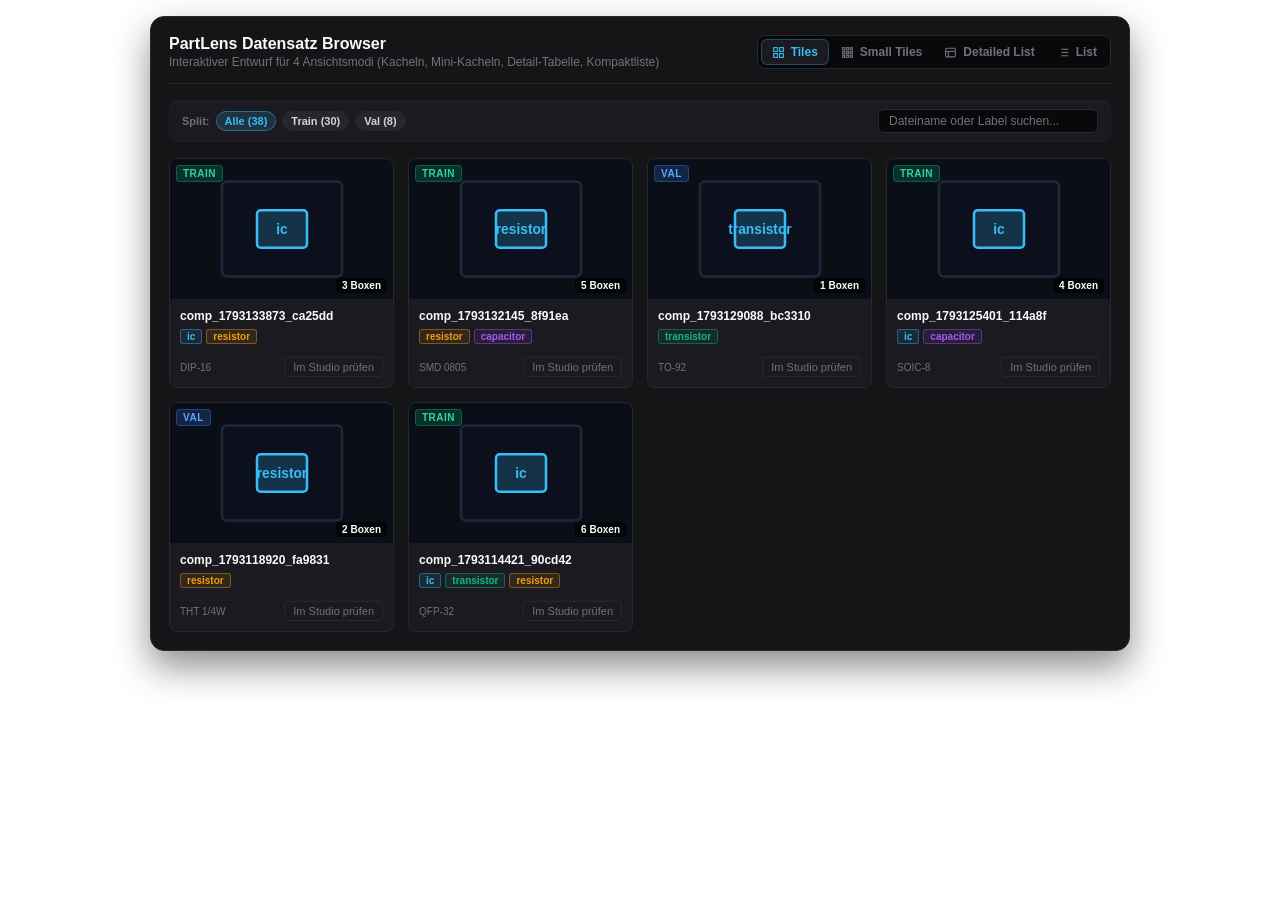
<file: legacy/dataset_views_preview.html>
<!DOCTYPE html>
<html lang="de">
<head>
  <meta charset="UTF-8">
  <meta name="viewport" content="width=device-width, initial-scale=1.0">
  <title>PartLens – Datensatz Browser Ansichten</title>
  <style>
    :root {
      --bg: #0e0e11;
      --surface: #151518;
      --surface-elevated: #1a1a20;
      --surface-hover: #22222a;
      --border: #272730;
      --border-subtle: #1e1e26;
      --text: #d4d4d8;
      --text-bright: #fafafa;
      --muted: #71717a;
      --primary: #38bdf8;
      --accent: #10b981;
      --blue: #3b82f6;
      --amber: #f59e0b;
      --purple: #a855f7;
    }
    * {
      box-sizing: border-box;
      margin: 0;
      padding: 0;
      font-family: -apple-system, BlinkMacSystemFont, "Segoe UI", Roboto, Helvetica, Arial, sans-serif;
    }
    body {
      background: transparent;
      color: var(--text);
      padding: 16px;
      font-size: 13px;
    }
    .preview-card {
      background: var(--surface);
      border: 1px solid var(--border);
      border-radius: 14px;
      padding: 18px;
      box-shadow: 0 16px 36px rgba(0, 0, 0, 0.45);
      max-width: 980px;
      margin: 0 auto;
    }
    .top-header {
      display: flex;
      align-items: center;
      justify-content: space-between;
      gap: 12px;
      padding-bottom: 14px;
      border-bottom: 1px solid var(--border);
      margin-bottom: 16px;
      flex-wrap: wrap;
    }
    .title-group h2 {
      font-size: 16px;
      font-weight: 700;
      color: var(--text-bright);
    }
    .title-group p {
      font-size: 12px;
      color: var(--muted);
      margin-top: 2px;
    }
    
    /* Segmented Control for Views */
    .view-switcher {
      display: inline-flex;
      background: #09090b;
      border: 1px solid var(--border);
      border-radius: 8px;
      padding: 3px;
      gap: 2px;
    }
    .view-btn {
      display: inline-flex;
      align-items: center;
      gap: 6px;
      background: transparent;
      border: none;
      color: var(--muted);
      padding: 5px 10px;
      border-radius: 6px;
      font-size: 12px;
      font-weight: 600;
      cursor: pointer;
      transition: all 0.15s ease;
    }
    .view-btn:hover {
      color: var(--text-bright);
      background: rgba(255, 255, 255, 0.05);
    }
    .view-btn.active {
      background: var(--surface-elevated);
      color: var(--primary);
      box-shadow: 0 1px 3px rgba(0, 0, 0, 0.5);
      border: 1px solid rgba(56, 189, 248, 0.3);
    }

    /* Subbar with search & split pills */
    .sub-bar {
      display: flex;
      align-items: center;
      justify-content: space-between;
      gap: 12px;
      margin-bottom: 16px;
      background: var(--surface-elevated);
      padding: 8px 12px;
      border-radius: 8px;
      border: 1px solid var(--border-subtle);
    }
    .split-pills {
      display: flex;
      align-items: center;
      gap: 6px;
    }
    .pill {
      font-size: 11px;
      font-weight: 600;
      padding: 3px 8px;
      border-radius: 12px;
      background: rgba(255, 255, 255, 0.05);
      border: 1px solid var(--border);
      color: var(--text);
    }
    .pill.active {
      background: rgba(56, 189, 248, 0.15);
      color: var(--primary);
      border-color: rgba(56, 189, 248, 0.4);
    }
    .search-mock {
      background: #09090b;
      border: 1px solid var(--border);
      border-radius: 6px;
      padding: 4px 10px;
      font-size: 12px;
      color: var(--muted);
      width: 220px;
    }

    /* Common Chips & Badges */
    .badge-split {
      font-size: 10px;
      font-weight: 700;
      padding: 2px 6px;
      border-radius: 4px;
      text-transform: uppercase;
      letter-spacing: 0.5px;
    }
    .badge-split.train {
      background: rgba(16, 185, 129, 0.2);
      color: #34d399;
      border: 1px solid rgba(16, 185, 129, 0.35);
    }
    .badge-split.val {
      background: rgba(59, 130, 246, 0.2);
      color: #60a5fa;
      border: 1px solid rgba(59, 130, 246, 0.35);
    }
    .class-chip {
      font-size: 10px;
      font-weight: 600;
      padding: 1px 6px;
      border-radius: 3px;
      border: 1px solid;
      display: inline-block;
    }
    .chip-ic { color: #38bdf8; border-color: rgba(56, 189, 248, 0.4); background: rgba(56, 189, 248, 0.1); }
    .chip-resistor { color: #f59e0b; border-color: rgba(245, 158, 11, 0.4); background: rgba(245, 158, 11, 0.1); }
    .chip-cap { color: #a855f7; border-color: rgba(168, 85, 247, 0.4); background: rgba(168, 85, 247, 0.1); }
    .chip-trans { color: #10b981; border-color: rgba(16, 185, 129, 0.4); background: rgba(16, 185, 129, 0.1); }

    /* =========================================================================
       1. TILES VIEW (Standard Grid)
       ========================================================================= */
    .view-container {
      min-height: 380px;
    }
    .grid-tiles {
      display: grid;
      grid-template-columns: repeat(auto-fill, minmax(220px, 1fr));
      gap: 14px;
    }
    .tile-card {
      background: var(--surface-elevated);
      border: 1px solid var(--border);
      border-radius: 8px;
      overflow: hidden;
      display: flex;
      flex-direction: column;
      transition: transform 0.15s ease, border-color 0.15s ease;
    }
    .tile-card:hover {
      border-color: var(--primary);
      transform: translateY(-2px);
    }
    .tile-thumb {
      width: 100%;
      height: 140px;
      background: #090e17;
      position: relative;
      display: flex;
      align-items: center;
      justify-content: center;
    }
    .tile-body {
      padding: 10px;
      display: flex;
      flex-direction: column;
      gap: 6px;
    }
    .tile-title {
      font-size: 12px;
      font-weight: 600;
      color: var(--text-bright);
      white-space: nowrap;
      overflow: hidden;
      text-overflow: ellipsis;
    }

    /* =========================================================================
       2. SMALL TILES VIEW (Dense Micro-Grid)
       ========================================================================= */
    .grid-small-tiles {
      display: grid;
      grid-template-columns: repeat(auto-fill, minmax(110px, 1fr));
      gap: 8px;
    }
    .small-tile-card {
      background: var(--surface-elevated);
      border: 1px solid var(--border);
      border-radius: 6px;
      overflow: hidden;
      cursor: pointer;
      transition: all 0.15s ease;
      position: relative;
    }
    .small-tile-card:hover {
      border-color: var(--primary);
      box-shadow: 0 4px 12px rgba(0,0,0,0.5);
    }
    .small-tile-thumb {
      width: 100%;
      height: 85px;
      background: #090e17;
      position: relative;
      display: flex;
      align-items: center;
      justify-content: center;
    }
    .small-tile-footer {
      padding: 4px 6px;
      background: #111116;
      border-top: 1px solid var(--border-subtle);
    }
    .small-tile-name {
      font-size: 10px;
      color: var(--text);
      white-space: nowrap;
      overflow: hidden;
      text-overflow: ellipsis;
    }

    /* =========================================================================
       3. DETAILED LIST (Table View)
       ========================================================================= */
    .table-detailed {
      width: 100%;
      border-collapse: separate;
      border-spacing: 0;
      border: 1px solid var(--border);
      border-radius: 8px;
      overflow: hidden;
    }
    .table-detailed th {
      background: #101014;
      padding: 9px 12px;
      font-size: 11px;
      font-weight: 700;
      text-align: left;
      color: var(--muted);
      border-bottom: 1px solid var(--border);
      text-transform: uppercase;
      letter-spacing: 0.5px;
    }
    .table-detailed td {
      padding: 8px 12px;
      font-size: 12px;
      border-bottom: 1px solid var(--border-subtle);
      background: var(--surface-elevated);
      vertical-align: middle;
    }
    .table-detailed tr:last-child td {
      border-bottom: none;
    }
    .table-detailed tr:hover td {
      background: var(--surface-hover);
    }
    .table-thumb {
      width: 48px;
      height: 36px;
      border-radius: 4px;
      background: #090e17;
      border: 1px solid var(--border);
      display: flex;
      align-items: center;
      justify-content: center;
      overflow: hidden;
    }

    /* =========================================================================
       4. COMPACT LIST (Minimalist List)
       ========================================================================= */
    .list-compact-wrap {
      border: 1px solid var(--border);
      border-radius: 8px;
      overflow: hidden;
      background: var(--surface-elevated);
    }
    .list-compact-row {
      display: flex;
      align-items: center;
      padding: 6px 12px;
      border-bottom: 1px solid var(--border-subtle);
      gap: 12px;
      transition: background 0.1s ease;
      cursor: pointer;
    }
    .list-compact-row:last-child {
      border-bottom: none;
    }
    .list-compact-row:hover {
      background: var(--surface-hover);
    }
    .list-mini-thumb {
      width: 28px;
      height: 22px;
      border-radius: 3px;
      background: #090e17;
      border: 1px solid var(--border);
      display: flex;
      align-items: center;
      justify-content: center;
      flex-shrink: 0;
    }
    .list-id {
      font-weight: 600;
      font-size: 12px;
      color: var(--text-bright);
      flex: 1;
      font-family: ui-monospace, monospace;
    }
    .btn-action-sm {
      background: transparent;
      border: 1px solid var(--border);
      color: var(--muted);
      padding: 3px 8px;
      border-radius: 4px;
      font-size: 11px;
      cursor: pointer;
      transition: all 0.15s ease;
    }
    .btn-action-sm:hover {
      color: var(--primary);
      border-color: var(--primary);
      background: rgba(56, 189, 248, 0.1);
    }
  </style>
</head>
<body>
  <div class="preview-card">
    <!-- Top Bar with View Switcher -->
    <div class="top-header">
      <div class="title-group">
        <h2>PartLens Datensatz Browser</h2>
        <p>Interaktiver Entwurf für 4 Ansichtsmodi (Kacheln, Mini-Kacheln, Detail-Tabelle, Kompaktliste)</p>
      </div>

      <!-- Segmented View Switcher -->
      <div class="view-switcher">
        <button class="view-btn active" id="btn-tiles" onclick="setView('tiles')">
          <svg width="13" height="13" viewBox="0 0 24 24" fill="none" stroke="currentColor" stroke-width="2"><rect x="3" y="3" width="7" height="7"/><rect x="14" y="3" width="7" height="7"/><rect x="14" y="14" width="7" height="7"/><rect x="3" y="14" width="7" height="7"/></svg>
          <span>Tiles</span>
        </button>

        <button class="view-btn" id="btn-small-tiles" onclick="setView('small-tiles')">
          <svg width="13" height="13" viewBox="0 0 24 24" fill="none" stroke="currentColor" stroke-width="2"><rect x="3" y="3" width="4" height="4"/><rect x="10" y="3" width="4" height="4"/><rect x="17" y="3" width="4" height="4"/><rect x="3" y="10" width="4" height="4"/><rect x="10" y="10" width="4" height="4"/><rect x="17" y="10" width="4" height="4"/><rect x="3" y="17" width="4" height="4"/><rect x="10" y="17" width="4" height="4"/><rect x="17" y="17" width="4" height="4"/></svg>
          <span>Small Tiles</span>
        </button>

        <button class="view-btn" id="btn-detailed-list" onclick="setView('detailed-list')">
          <svg width="13" height="13" viewBox="0 0 24 24" fill="none" stroke="currentColor" stroke-width="2"><rect x="3" y="4" width="18" height="16" rx="2"/><line x1="3" y1="10" x2="21" y2="10"/><line x1="8" y1="10" x2="8" y2="20"/></svg>
          <span>Detailed List</span>
        </button>

        <button class="view-btn" id="btn-list" onclick="setView('list')">
          <svg width="13" height="13" viewBox="0 0 24 24" fill="none" stroke="currentColor" stroke-width="2"><line x1="8" y1="6" x2="21" y2="6"/><line x1="8" y1="12" x2="21" y2="12"/><line x1="8" y1="18" x2="21" y2="18"/><line x1="3" y1="6" x2="3.01" y2="6"/><line x1="3" y1="12" x2="3.01" y2="12"/><line x1="3" y1="18" x2="3.01" y2="18"/></svg>
          <span>List</span>
        </button>
      </div>
    </div>

    <!-- Filter & Search Subbar -->
    <div class="sub-bar">
      <div class="split-pills">
        <span style="font-size: 11px; color: var(--muted); font-weight: 600;">Split:</span>
        <span class="pill active">Alle (38)</span>
        <span class="pill">Train (30)</span>
        <span class="pill">Val (8)</span>
      </div>
      <div class="search-mock">Dateiname oder Label suchen...</div>
    </div>

    <!-- View Content Area -->
    <div id="view-content" class="view-container">
      <!-- Injected by JavaScript -->
    </div>
  </div>

  <script>
    const samples = [
      { id: "comp_1793133873_ca25dd", split: "train", boxes: 3, classes: ["ic", "resistor"], tags: ["DIP-16", "NE555P"], date: "Heute, 08:30" },
      { id: "comp_1793132145_8f91ea", split: "train", boxes: 5, classes: ["resistor", "capacitor"], tags: ["SMD 0805"], date: "Gestern, 19:42" },
      { id: "comp_1793129088_bc3310", split: "val",   boxes: 1, classes: ["transistor"], tags: ["TO-92", "2N2222"], date: "Gestern, 16:15" },
      { id: "comp_1793125401_114a8f", split: "train", boxes: 4, classes: ["ic", "capacitor"], tags: ["SOIC-8"], date: "28. Okt, 11:20" },
      { id: "comp_1793118920_fa9831", split: "val",   boxes: 2, classes: ["resistor"], tags: ["THT 1/4W"], date: "27. Okt, 21:05" },
      { id: "comp_1793114421_90cd42", split: "train", boxes: 6, classes: ["ic", "transistor", "resistor"], tags: ["QFP-32", "ATmega"], date: "26. Okt, 14:10" }
    ];

    function getClassBadge(c) {
      if (c === "ic") return '<span class="class-chip chip-ic">ic</span>';
      if (c === "resistor") return '<span class="class-chip chip-resistor">resistor</span>';
      if (c === "capacitor") return '<span class="class-chip chip-cap">capacitor</span>';
      if (c === "transistor") return '<span class="class-chip chip-trans">transistor</span>';
      return `<span class="class-chip">${c}</span>`;
    }

    function renderMockGraphic(w, h, label) {
      return `<svg width="${w}" height="${h}" viewBox="0 0 100 80" fill="none" style="display:block;">
        <rect x="2" y="2" width="96" height="76" rx="4" fill="#0b101c" stroke="#1e293b" stroke-width="2"/>
        <rect x="30" y="25" width="40" height="30" rx="3" fill="rgba(56, 189, 248, 0.2)" stroke="#38bdf8" stroke-width="2"/>
        <text x="50" y="44" fill="#38bdf8" font-size="11" font-weight="700" text-anchor="middle">${label || 'SAMPLE'}</text>
      </svg>`;
    }

    function setView(mode) {
      document.querySelectorAll('.view-btn').forEach(b => b.classList.remove('active'));
      document.getElementById('btn-' + mode).classList.add('active');

      const container = document.getElementById('view-content');

      if (mode === 'tiles') {
        // 1. TILES
        let html = '<div class="grid-tiles">';
        samples.forEach(s => {
          html += `
            <div class="tile-card">
              <div class="tile-thumb">
                ${renderMockGraphic(160, 100, s.classes[0])}
                <span class="badge-split ${s.split}" style="position: absolute; top: 6px; left: 6px;">${s.split}</span>
                <span style="position: absolute; bottom: 6px; right: 6px; background: rgba(0,0,0,0.7); font-size: 10px; font-weight: 700; color: #fff; padding: 2px 6px; border-radius: 4px;">${s.boxes} Boxen</span>
              </div>
              <div class="tile-body">
                <div class="tile-title" title="${s.id}">${s.id}</div>
                <div style="display: flex; gap: 4px; flex-wrap: wrap;">
                  ${s.classes.map(getClassBadge).join('')}
                </div>
                <div style="display: flex; justify-content: space-between; align-items: center; margin-top: 6px; pt-2; border-top: 1px solid var(--border-subtle);">
                  <span style="font-size: 10px; color: var(--muted);">${s.tags[0]}</span>
                  <button class="btn-action-sm">Im Studio prüfen</button>
                </div>
              </div>
            </div>
          `;
        });
        html += '</div>';
        container.innerHTML = html;

      } else if (mode === 'small-tiles') {
        // 2. SMALL TILES (Dichte Kacheln)
        let html = '<div class="grid-small-tiles">';
        samples.forEach(s => {
          html += `
            <div class="small-tile-card" title="${s.id} (${s.boxes} Boxen)">
              <div class="small-tile-thumb">
                ${renderMockGraphic(90, 60, s.boxes + 'x')}
                <span class="badge-split ${s.split}" style="position: absolute; top: 4px; left: 4px; padding: 1px 4px; font-size: 8px;">${s.split}</span>
              </div>
              <div class="small-tile-footer">
                <div class="small-tile-name">${s.id.substring(0, 14)}...</div>
              </div>
            </div>
          `;
        });
        html += '</div>';
        container.innerHTML = html;

      } else if (mode === 'detailed-list') {
        // 3. DETAILED LIST (Tabelle)
        let html = `
          <table class="table-detailed">
            <thead>
              <tr>
                <th style="width: 60px;">Vorschau</th>
                <th>Sample ID</th>
                <th style="width: 80px;">Split</th>
                <th style="width: 80px;">Boxen</th>
                <th>Klassen</th>
                <th>Tags & Footprint</th>
                <th>Erstellt</th>
                <th style="width: 110px; text-align: right;">Aktion</th>
              </tr>
            </thead>
            <tbody>
        `;
        samples.forEach(s => {
          html += `
            <tr>
              <td><div class="table-thumb">${renderMockGraphic(44, 32, '')}</div></td>
              <td style="font-weight: 600; font-family: ui-monospace, monospace; color: var(--text-bright);">${s.id}</td>
              <td><span class="badge-split ${s.split}">${s.split}</span></td>
              <td style="font-weight: 700; color: var(--primary);">${s.boxes} Boxen</td>
              <td><div style="display: flex; gap: 4px; flex-wrap: wrap;">${s.classes.map(getClassBadge).join('')}</div></td>
              <td style="color: var(--muted); font-size: 11px;">${s.tags.join(', ')}</td>
              <td style="color: var(--muted); font-size: 11px;">${s.date}</td>
              <td style="text-align: right;"><button class="btn-action-sm">Im Studio</button></td>
            </tr>
          `;
        });
        html += '</tbody></table>';
        container.innerHTML = html;

      } else if (mode === 'list') {
        // 4. LIST (Kompaktliste)
        let html = '<div class="list-compact-wrap">';
        samples.forEach(s => {
          html += `
            <div class="list-compact-row">
              <div class="list-mini-thumb">${renderMockGraphic(24, 18, '')}</div>
              <span class="badge-split ${s.split}" style="padding: 1px 4px; font-size: 9px;">${s.split}</span>
              <div class="list-id">${s.id}</div>
              <div style="display: flex; gap: 4px;">${s.classes.map(getClassBadge).join('')}</div>
              <span style="font-size: 11px; font-weight: 700; color: var(--primary); min-width: 60px; text-align: right;">${s.boxes} Boxen</span>
              <button class="btn-action-sm" style="margin-left: 8px;">Öffnen</button>
            </div>
          `;
        });
        html += '</div>';
        container.innerHTML = html;
      }
    }

    // Default to 'tiles'
    setView('tiles');
  </script>
</body>
</html>
</file>
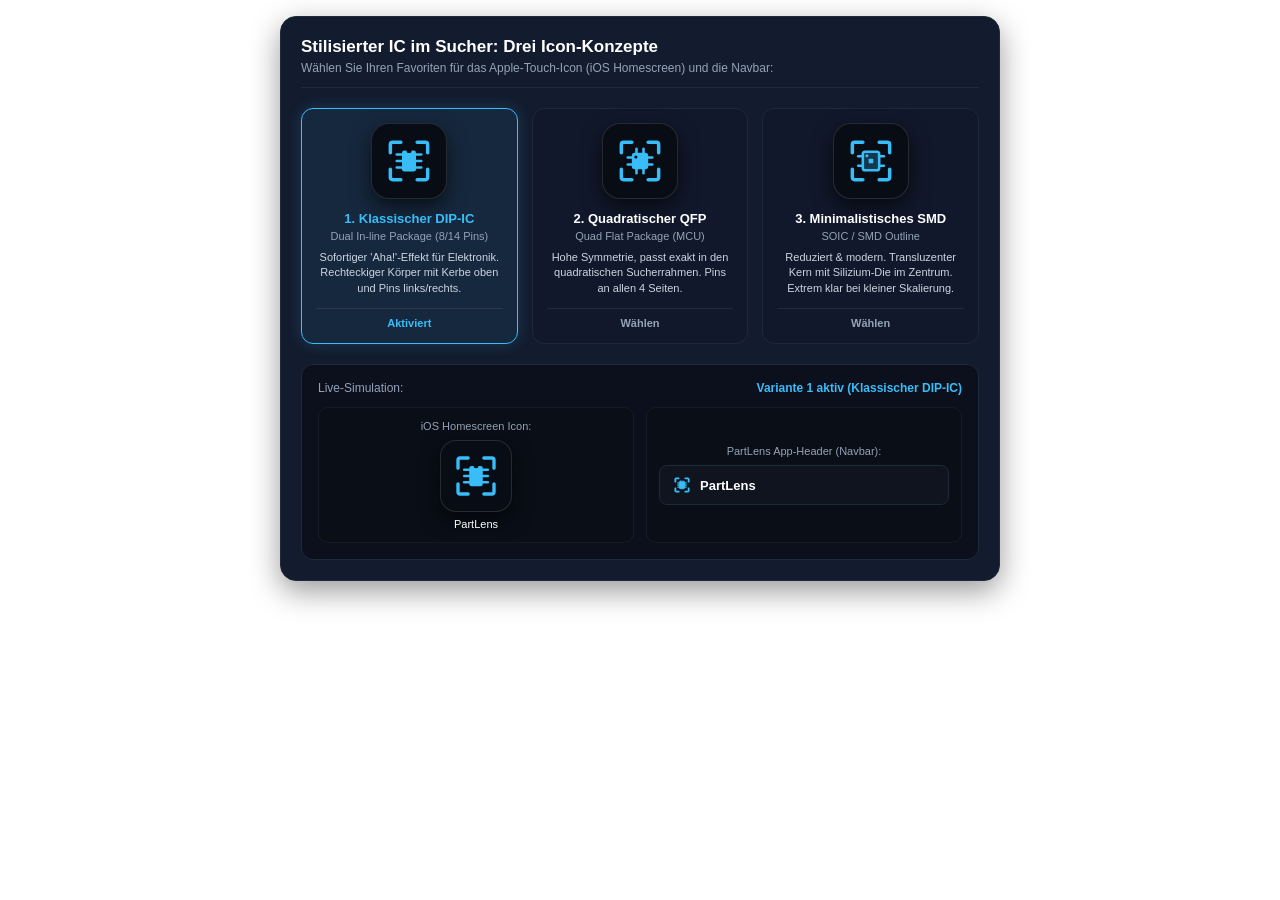
<file: legacy/ic_preview.html>
<!DOCTYPE html>
<html lang="de">
<head>
  <meta charset="UTF-8">
  <meta name="viewport" content="width=device-width, initial-scale=1.0">
  <title>PartLens – IC Icon Varianten</title>
  <style>
    :root {
      --bg: #0b0f19;
      --card-bg: #131b2e;
      --card-border: #1e293b;
      --text-main: #f1f5f9;
      --text-muted: #94a3b8;
      --cyan: #38bdf8;
      --cyan-glow: rgba(56, 189, 248, 0.2);
    }
    * {
      box-sizing: border-box;
      margin: 0;
      padding: 0;
      font-family: -apple-system, BlinkMacSystemFont, "Segoe UI", Roboto, Helvetica, Arial, sans-serif;
    }
    body {
      background: transparent;
      color: var(--text-main);
      padding: 16px;
      font-size: 14px;
    }
    .container {
      max-width: 720px;
      margin: 0 auto;
      background: var(--card-bg);
      border: 1px solid var(--card-border);
      border-radius: 16px;
      padding: 20px;
      box-shadow: 0 10px 30px rgba(0,0,0,0.4);
    }
    .header {
      margin-bottom: 20px;
      border-bottom: 1px solid var(--card-border);
      padding-bottom: 12px;
    }
    .title {
      font-size: 17px;
      font-weight: 700;
      color: #fff;
    }
    .subtitle {
      font-size: 12px;
      color: var(--text-muted);
      margin-top: 4px;
    }
    .grid {
      display: grid;
      grid-template-columns: repeat(3, 1fr);
      gap: 14px;
      margin-bottom: 20px;
    }
    @media (max-width: 600px) {
      .grid {
        grid-template-columns: 1fr;
      }
    }
    .card {
      background: rgba(15, 23, 42, 0.6);
      border: 1.5px solid var(--card-border);
      border-radius: 12px;
      padding: 14px;
      display: flex;
      flex-direction: column;
      align-items: center;
      cursor: pointer;
      transition: all 0.2s ease;
      text-align: center;
    }
    .card:hover {
      border-color: rgba(56, 189, 248, 0.5);
      transform: translateY(-2px);
    }
    .card.active {
      border-color: var(--cyan);
      background: rgba(56, 189, 248, 0.08);
      box-shadow: 0 0 16px var(--cyan-glow);
    }
    .icon-box {
      width: 76px;
      height: 76px;
      border-radius: 18px;
      background: #080c14;
      border: 1px solid rgba(255, 255, 255, 0.12);
      box-shadow: 0 8px 20px rgba(0,0,0,0.6);
      display: flex;
      align-items: center;
      justify-content: center;
      margin-bottom: 12px;
    }
    .card-title {
      font-size: 13px;
      font-weight: 700;
      color: #fff;
      margin-bottom: 4px;
    }
    .card.active .card-title {
      color: var(--cyan);
    }
    .card-pkg {
      font-size: 11px;
      color: var(--text-muted);
      margin-bottom: 8px;
    }
    .card-desc {
      font-size: 11px;
      color: #cbd5e1;
      line-height: 1.4;
      flex-grow: 1;
    }
    .card-btn {
      margin-top: 12px;
      padding-top: 8px;
      border-top: 1px solid rgba(255,255,255,0.08);
      width: 100%;
      font-size: 11px;
      font-weight: 600;
      color: var(--text-muted);
    }
    .card.active .card-btn {
      color: var(--cyan);
    }
    .preview-box {
      background: rgba(0, 0, 0, 0.4);
      border: 1px solid var(--card-border);
      border-radius: 12px;
      padding: 16px;
    }
    .preview-header {
      display: flex;
      justify-content: space-between;
      align-items: center;
      margin-bottom: 12px;
      font-size: 12px;
      color: var(--text-muted);
    }
    .active-badge {
      color: var(--cyan);
      font-weight: 600;
    }
    .preview-grid {
      display: grid;
      grid-template-columns: 1fr 1fr;
      gap: 12px;
    }
    @media (max-width: 500px) {
      .preview-grid {
        grid-template-columns: 1fr;
      }
    }
    .preview-panel {
      background: #090e17;
      border: 1px solid rgba(255,255,255,0.05);
      border-radius: 10px;
      padding: 12px;
      display: flex;
      flex-direction: column;
      align-items: center;
      justify-content: center;
    }
    .preview-label {
      font-size: 11px;
      color: var(--text-muted);
      margin-bottom: 8px;
    }
    .mock-navbar {
      height: 40px;
      width: 100%;
      background: #0f141f;
      border: 1px solid #1e293b;
      border-radius: 8px;
      display: flex;
      align-items: center;
      padding: 0 12px;
      gap: 8px;
    }
  </style>
</head>
<body>
  <div class="container">
    <div class="header">
      <div class="title">Stilisierter IC im Sucher: Drei Icon-Konzepte</div>
      <div class="subtitle">Wählen Sie Ihren Favoriten für das Apple-Touch-Icon (iOS Homescreen) und die Navbar:</div>
    </div>

    <div class="grid">
      <!-- Variante 1 -->
      <div class="card active" id="c1" onclick="pick(1)">
        <div class="icon-box">
          <svg viewBox="0 0 48 48" width="56" height="56" fill="none">
            <!-- Viewfinder Corners -->
            <path d="M8 17V10a2 2 0 0 1 2-2h7" stroke="#38bdf8" stroke-width="3" stroke-linecap="round"/>
            <path d="M31 8h7a2 2 0 0 1 2 2v7" stroke="#38bdf8" stroke-width="3" stroke-linecap="round"/>
            <path d="M40 31v7a2 2 0 0 1-2 2h-7" stroke="#38bdf8" stroke-width="3" stroke-linecap="round"/>
            <path d="M17 40h-7a2 2 0 0 1-2-2v-7" stroke="#38bdf8" stroke-width="3" stroke-linecap="round"/>
            <!-- DIP IC -->
            <rect x="18" y="15" width="12" height="18" rx="2" fill="#38bdf8"/>
            <circle cx="24" cy="15" r="2.2" fill="#080c14"/>
            <line x1="13.5" y1="18.5" x2="18" y2="18.5" stroke="#38bdf8" stroke-width="2.2" stroke-linecap="round"/>
            <line x1="13.5" y1="24" x2="18" y2="24" stroke="#38bdf8" stroke-width="2.2" stroke-linecap="round"/>
            <line x1="13.5" y1="29.5" x2="18" y2="29.5" stroke="#38bdf8" stroke-width="2.2" stroke-linecap="round"/>
            <line x1="30" y1="18.5" x2="34.5" y2="18.5" stroke="#38bdf8" stroke-width="2.2" stroke-linecap="round"/>
            <line x1="30" y1="24" x2="34.5" y2="24" stroke="#38bdf8" stroke-width="2.2" stroke-linecap="round"/>
            <line x1="30" y1="29.5" x2="34.5" y2="29.5" stroke="#38bdf8" stroke-width="2.2" stroke-linecap="round"/>
          </svg>
        </div>
        <div class="card-title">1. Klassischer DIP-IC</div>
        <div class="card-pkg">Dual In-line Package (8/14 Pins)</div>
        <div class="card-desc">Sofortiger 'Aha!'-Effekt für Elektronik. Rechteckiger Körper mit Kerbe oben und Pins links/rechts.</div>
        <div class="card-btn">Aktiviert</div>
      </div>

      <!-- Variante 2 -->
      <div class="card" id="c2" onclick="pick(2)">
        <div class="icon-box">
          <svg viewBox="0 0 48 48" width="56" height="56" fill="none">
            <!-- Viewfinder Corners -->
            <path d="M8 17V10a2 2 0 0 1 2-2h7" stroke="#38bdf8" stroke-width="3" stroke-linecap="round"/>
            <path d="M31 8h7a2 2 0 0 1 2 2v7" stroke="#38bdf8" stroke-width="3" stroke-linecap="round"/>
            <path d="M40 31v7a2 2 0 0 1-2 2h-7" stroke="#38bdf8" stroke-width="3" stroke-linecap="round"/>
            <path d="M17 40h-7a2 2 0 0 1-2-2v-7" stroke="#38bdf8" stroke-width="3" stroke-linecap="round"/>
            <!-- QFP Chip -->
            <rect x="17" y="17" width="14" height="14" rx="2.5" fill="#38bdf8"/>
            <circle cx="20.5" cy="20.5" r="1.3" fill="#080c14"/>
            <line x1="21" y1="13.5" x2="21" y2="17" stroke="#38bdf8" stroke-width="2.2" stroke-linecap="round"/>
            <line x1="27" y1="13.5" x2="27" y2="17" stroke="#38bdf8" stroke-width="2.2" stroke-linecap="round"/>
            <line x1="21" y1="31" x2="21" y2="34.5" stroke="#38bdf8" stroke-width="2.2" stroke-linecap="round"/>
            <line x1="27" y1="31" x2="27" y2="34.5" stroke="#38bdf8" stroke-width="2.2" stroke-linecap="round"/>
            <line x1="13.5" y1="21" x2="17" y2="21" stroke="#38bdf8" stroke-width="2.2" stroke-linecap="round"/>
            <line x1="13.5" y1="27" x2="17" y2="27" stroke="#38bdf8" stroke-width="2.2" stroke-linecap="round"/>
            <line x1="31" y1="21" x2="34.5" y2="21" stroke="#38bdf8" stroke-width="2.2" stroke-linecap="round"/>
            <line x1="31" y1="27" x2="34.5" y2="27" stroke="#38bdf8" stroke-width="2.2" stroke-linecap="round"/>
          </svg>
        </div>
        <div class="card-title">2. Quadratischer QFP</div>
        <div class="card-pkg">Quad Flat Package (MCU)</div>
        <div class="card-desc">Hohe Symmetrie, passt exakt in den quadratischen Sucherrahmen. Pins an allen 4 Seiten.</div>
        <div class="card-btn">Wählen</div>
      </div>

      <!-- Variante 3 -->
      <div class="card" id="c3" onclick="pick(3)">
        <div class="icon-box">
          <svg viewBox="0 0 48 48" width="56" height="56" fill="none">
            <!-- Viewfinder Corners -->
            <path d="M8 17V10a2 2 0 0 1 2-2h7" stroke="#38bdf8" stroke-width="3" stroke-linecap="round"/>
            <path d="M31 8h7a2 2 0 0 1 2 2v7" stroke="#38bdf8" stroke-width="3" stroke-linecap="round"/>
            <path d="M40 31v7a2 2 0 0 1-2 2h-7" stroke="#38bdf8" stroke-width="3" stroke-linecap="round"/>
            <path d="M17 40h-7a2 2 0 0 1-2-2v-7" stroke="#38bdf8" stroke-width="3" stroke-linecap="round"/>
            <!-- SOIC Body -->
            <rect x="17" y="16" width="14" height="16" rx="2" stroke="#38bdf8" stroke-width="2.2" fill="rgba(56, 189, 248, 0.25)"/>
            <circle cx="20.5" cy="19.5" r="1.3" fill="#38bdf8"/>
            <rect x="22" y="22" width="4" height="4" rx="0.8" fill="#38bdf8"/>
            <line x1="13" y1="20" x2="17" y2="20" stroke="#38bdf8" stroke-width="2.2" stroke-linecap="round"/>
            <line x1="13" y1="28" x2="17" y2="28" stroke="#38bdf8" stroke-width="2.2" stroke-linecap="round"/>
            <line x1="31" y1="20" x2="35" y2="20" stroke="#38bdf8" stroke-width="2.2" stroke-linecap="round"/>
            <line x1="31" y1="28" x2="35" y2="28" stroke="#38bdf8" stroke-width="2.2" stroke-linecap="round"/>
          </svg>
        </div>
        <div class="card-title">3. Minimalistisches SMD</div>
        <div class="card-pkg">SOIC / SMD Outline</div>
        <div class="card-desc">Reduziert & modern. Transluzenter Kern mit Silizium-Die im Zentrum. Extrem klar bei kleiner Skalierung.</div>
        <div class="card-btn">Wählen</div>
      </div>
    </div>

    <!-- Live Preview Box -->
    <div class="preview-box">
      <div class="preview-header">
        <span>Live-Simulation:</span>
        <span class="active-badge" id="badge">Variante 1 aktiv (Klassischer DIP-IC)</span>
      </div>
      <div class="preview-grid">
        <div class="preview-panel">
          <div class="preview-label">iOS Homescreen Icon:</div>
          <div class="icon-box" id="hs-icon" style="width: 72px; height: 72px; border-radius: 16px; margin-bottom: 6px;"></div>
          <span style="font-size: 11px; font-weight: 500; color: #fff;">PartLens</span>
        </div>
        <div class="preview-panel">
          <div class="preview-label">PartLens App-Header (Navbar):</div>
          <div class="mock-navbar">
            <div id="nav-icon" style="display:flex; align-items:center; color:#38bdf8;"></div>
            <span style="font-weight: 700; font-size: 13px; color: #fff;">PartLens</span>
          </div>
        </div>
      </div>
    </div>
  </div>

  <script>
    const data = {
      1: {
        badge: "Variante 1 aktiv (Klassischer DIP-IC)",
        large: `<svg viewBox="0 0 48 48" width="54" height="54" fill="none">
          <path d="M8 17V10a2 2 0 0 1 2-2h7" stroke="#38bdf8" stroke-width="3" stroke-linecap="round"/>
          <path d="M31 8h7a2 2 0 0 1 2 2v7" stroke="#38bdf8" stroke-width="3" stroke-linecap="round"/>
          <path d="M40 31v7a2 2 0 0 1-2 2h-7" stroke="#38bdf8" stroke-width="3" stroke-linecap="round"/>
          <path d="M17 40h-7a2 2 0 0 1-2-2v-7" stroke="#38bdf8" stroke-width="3" stroke-linecap="round"/>
          <rect x="18" y="15" width="12" height="18" rx="2" fill="#38bdf8"/>
          <circle cx="24" cy="15" r="2.2" fill="#080c14"/>
          <line x1="13.5" y1="18.5" x2="18" y2="18.5" stroke="#38bdf8" stroke-width="2.2" stroke-linecap="round"/>
          <line x1="13.5" y1="24" x2="18" y2="24" stroke="#38bdf8" stroke-width="2.2" stroke-linecap="round"/>
          <line x1="13.5" y1="29.5" x2="18" y2="29.5" stroke="#38bdf8" stroke-width="2.2" stroke-linecap="round"/>
          <line x1="30" y1="18.5" x2="34.5" y2="18.5" stroke="#38bdf8" stroke-width="2.2" stroke-linecap="round"/>
          <line x1="30" y1="24" x2="34.5" y2="24" stroke="#38bdf8" stroke-width="2.2" stroke-linecap="round"/>
          <line x1="30" y1="29.5" x2="34.5" y2="29.5" stroke="#38bdf8" stroke-width="2.2" stroke-linecap="round"/>
        </svg>`,
        small: `<svg viewBox="0 0 24 24" width="20" height="20" fill="none" stroke="currentColor" stroke-linecap="round" stroke-linejoin="round">
          <path d="M4 8V5a1 1 0 0 1 1-1h3" stroke-width="2.2"/>
          <path d="M16 4h3a1 1 0 0 1 1 1v3" stroke-width="2.2"/>
          <path d="M20 16v3a1 1 0 0 1-1 1h-3" stroke-width="2.2"/>
          <path d="M8 20H5a1 1 0 0 1-1-1v-3" stroke-width="2.2"/>
          <rect x="9" y="7.5" width="6" height="9" rx="1" fill="currentColor"/>
          <path d="M11 7.5a1 1 0 0 0 2 0" fill="#0f141f"/>
          <line x1="7" y1="9.5" x2="9" y2="9.5" stroke-width="1.6"/>
          <line x1="7" y1="12" x2="9" y2="12" stroke-width="1.6"/>
          <line x1="7" y1="14.5" x2="9" y2="14.5" stroke-width="1.6"/>
          <line x1="15" y1="9.5" x2="17" y2="9.5" stroke-width="1.6"/>
          <line x1="15" y1="12" x2="17" y2="12" stroke-width="1.6"/>
          <line x1="15" y1="14.5" x2="17" y2="14.5" stroke-width="1.6"/>
        </svg>`
      },
      2: {
        badge: "Variante 2 aktiv (Quadratischer QFP-Chip)",
        large: `<svg viewBox="0 0 48 48" width="54" height="54" fill="none">
          <path d="M8 17V10a2 2 0 0 1 2-2h7" stroke="#38bdf8" stroke-width="3" stroke-linecap="round"/>
          <path d="M31 8h7a2 2 0 0 1 2 2v7" stroke="#38bdf8" stroke-width="3" stroke-linecap="round"/>
          <path d="M40 31v7a2 2 0 0 1-2 2h-7" stroke="#38bdf8" stroke-width="3" stroke-linecap="round"/>
          <path d="M17 40h-7a2 2 0 0 1-2-2v-7" stroke="#38bdf8" stroke-width="3" stroke-linecap="round"/>
          <rect x="17" y="17" width="14" height="14" rx="2.5" fill="#38bdf8"/>
          <circle cx="20.5" cy="20.5" r="1.3" fill="#080c14"/>
          <line x1="21" y1="13.5" x2="21" y2="17" stroke="#38bdf8" stroke-width="2.2" stroke-linecap="round"/>
          <line x1="27" y1="13.5" x2="27" y2="17" stroke="#38bdf8" stroke-width="2.2" stroke-linecap="round"/>
          <line x1="21" y1="31" x2="21" y2="34.5" stroke="#38bdf8" stroke-width="2.2" stroke-linecap="round"/>
          <line x1="27" y1="31" x2="27" y2="34.5" stroke="#38bdf8" stroke-width="2.2" stroke-linecap="round"/>
          <line x1="13.5" y1="21" x2="17" y2="21" stroke="#38bdf8" stroke-width="2.2" stroke-linecap="round"/>
          <line x1="13.5" y1="27" x2="17" y2="27" stroke="#38bdf8" stroke-width="2.2" stroke-linecap="round"/>
          <line x1="31" y1="21" x2="34.5" y2="21" stroke="#38bdf8" stroke-width="2.2" stroke-linecap="round"/>
          <line x1="31" y1="27" x2="34.5" y2="27" stroke="#38bdf8" stroke-width="2.2" stroke-linecap="round"/>
        </svg>`,
        small: `<svg viewBox="0 0 24 24" width="20" height="20" fill="none" stroke="currentColor" stroke-linecap="round" stroke-linejoin="round">
          <path d="M4 8V5a1 1 0 0 1 1-1h3" stroke-width="2.2"/>
          <path d="M16 4h3a1 1 0 0 1 1 1v3" stroke-width="2.2"/>
          <path d="M20 16v3a1 1 0 0 1-1 1h-3" stroke-width="2.2"/>
          <path d="M8 20H5a1 1 0 0 1-1-1v-3" stroke-width="2.2"/>
          <rect x="8.5" y="8.5" width="7" height="7" rx="1.2" fill="currentColor"/>
          <circle cx="10.2" cy="10.2" r="0.7" fill="#0f141f"/>
          <line x1="10.5" y1="6.5" x2="10.5" y2="8.5" stroke-width="1.5"/>
          <line x1="13.5" y1="6.5" x2="13.5" y2="8.5" stroke-width="1.5"/>
          <line x1="10.5" y1="15.5" x2="10.5" y2="17.5" stroke-width="1.5"/>
          <line x1="13.5" y1="15.5" x2="13.5" y2="17.5" stroke-width="1.5"/>
          <line x1="6.5" y1="10.5" x2="8.5" y2="10.5" stroke-width="1.5"/>
          <line x1="6.5" y1="13.5" x2="8.5" y2="13.5" stroke-width="1.5"/>
          <line x1="15.5" y1="10.5" x2="17.5" y2="10.5" stroke-width="1.5"/>
          <line x1="15.5" y1="13.5" x2="17.5" y2="13.5" stroke-width="1.5"/>
        </svg>`
      },
      3: {
        badge: "Variante 3 aktiv (Minimalistisches SOIC SMD)",
        large: `<svg viewBox="0 0 48 48" width="54" height="54" fill="none">
          <path d="M8 17V10a2 2 0 0 1 2-2h7" stroke="#38bdf8" stroke-width="3" stroke-linecap="round"/>
          <path d="M31 8h7a2 2 0 0 1 2 2v7" stroke="#38bdf8" stroke-width="3" stroke-linecap="round"/>
          <path d="M40 31v7a2 2 0 0 1-2 2h-7" stroke="#38bdf8" stroke-width="3" stroke-linecap="round"/>
          <path d="M17 40h-7a2 2 0 0 1-2-2v-7" stroke="#38bdf8" stroke-width="3" stroke-linecap="round"/>
          <rect x="17" y="16" width="14" height="16" rx="2" stroke="#38bdf8" stroke-width="2.2" fill="rgba(56, 189, 248, 0.25)"/>
          <circle cx="20.5" cy="19.5" r="1.3" fill="#38bdf8"/>
          <rect x="22" y="22" width="4" height="4" rx="0.8" fill="#38bdf8"/>
          <line x1="13" y1="20" x2="17" y2="20" stroke="#38bdf8" stroke-width="2.2" stroke-linecap="round"/>
          <line x1="13" y1="28" x2="17" y2="28" stroke="#38bdf8" stroke-width="2.2" stroke-linecap="round"/>
          <line x1="31" y1="20" x2="35" y2="20" stroke="#38bdf8" stroke-width="2.2" stroke-linecap="round"/>
          <line x1="31" y1="28" x2="35" y2="28" stroke="#38bdf8" stroke-width="2.2" stroke-linecap="round"/>
        </svg>`,
        small: `<svg viewBox="0 0 24 24" width="20" height="20" fill="none" stroke="currentColor" stroke-linecap="round" stroke-linejoin="round">
          <path d="M4 8V5a1 1 0 0 1 1-1h3" stroke-width="2.2"/>
          <path d="M16 4h3a1 1 0 0 1 1 1v3" stroke-width="2.2"/>
          <path d="M20 16v3a1 1 0 0 1-1 1h-3" stroke-width="2.2"/>
          <path d="M8 20H5a1 1 0 0 1-1-1v-3" stroke-width="2.2"/>
          <rect x="8.5" y="8" width="7" height="8" rx="1.2" stroke="#38bdf8" stroke-width="1.8" fill="rgba(56, 189, 248, 0.25)"/>
          <circle cx="10.2" cy="9.8" r="0.6" fill="currentColor"/>
          <line x1="6.5" y1="10" x2="8.5" y2="10" stroke-width="1.5"/>
          <line x1="6.5" y1="14" x2="8.5" y2="14" stroke-width="1.5"/>
          <line x1="15.5" y1="10" x2="17.5" y2="10" stroke-width="1.5"/>
          <line x1="15.5" y1="14" x2="17.5" y2="14" stroke-width="1.5"/>
        </svg>`
      }
    };

    function pick(id) {
      [1, 2, 3].forEach(i => {
        const el = document.getElementById('c' + i);
        if (i === id) {
          el.className = "card active";
          el.querySelector('.card-btn').textContent = "Aktiviert";
        } else {
          el.className = "card";
          el.querySelector('.card-btn').textContent = "Wählen";
        }
      });
      document.getElementById('badge').textContent = data[id].badge;
      document.getElementById('hs-icon').innerHTML = data[id].large;
      document.getElementById('nav-icon').innerHTML = data[id].small;
    }

    pick(1);
  </script>
</body>
</html>
</file>
